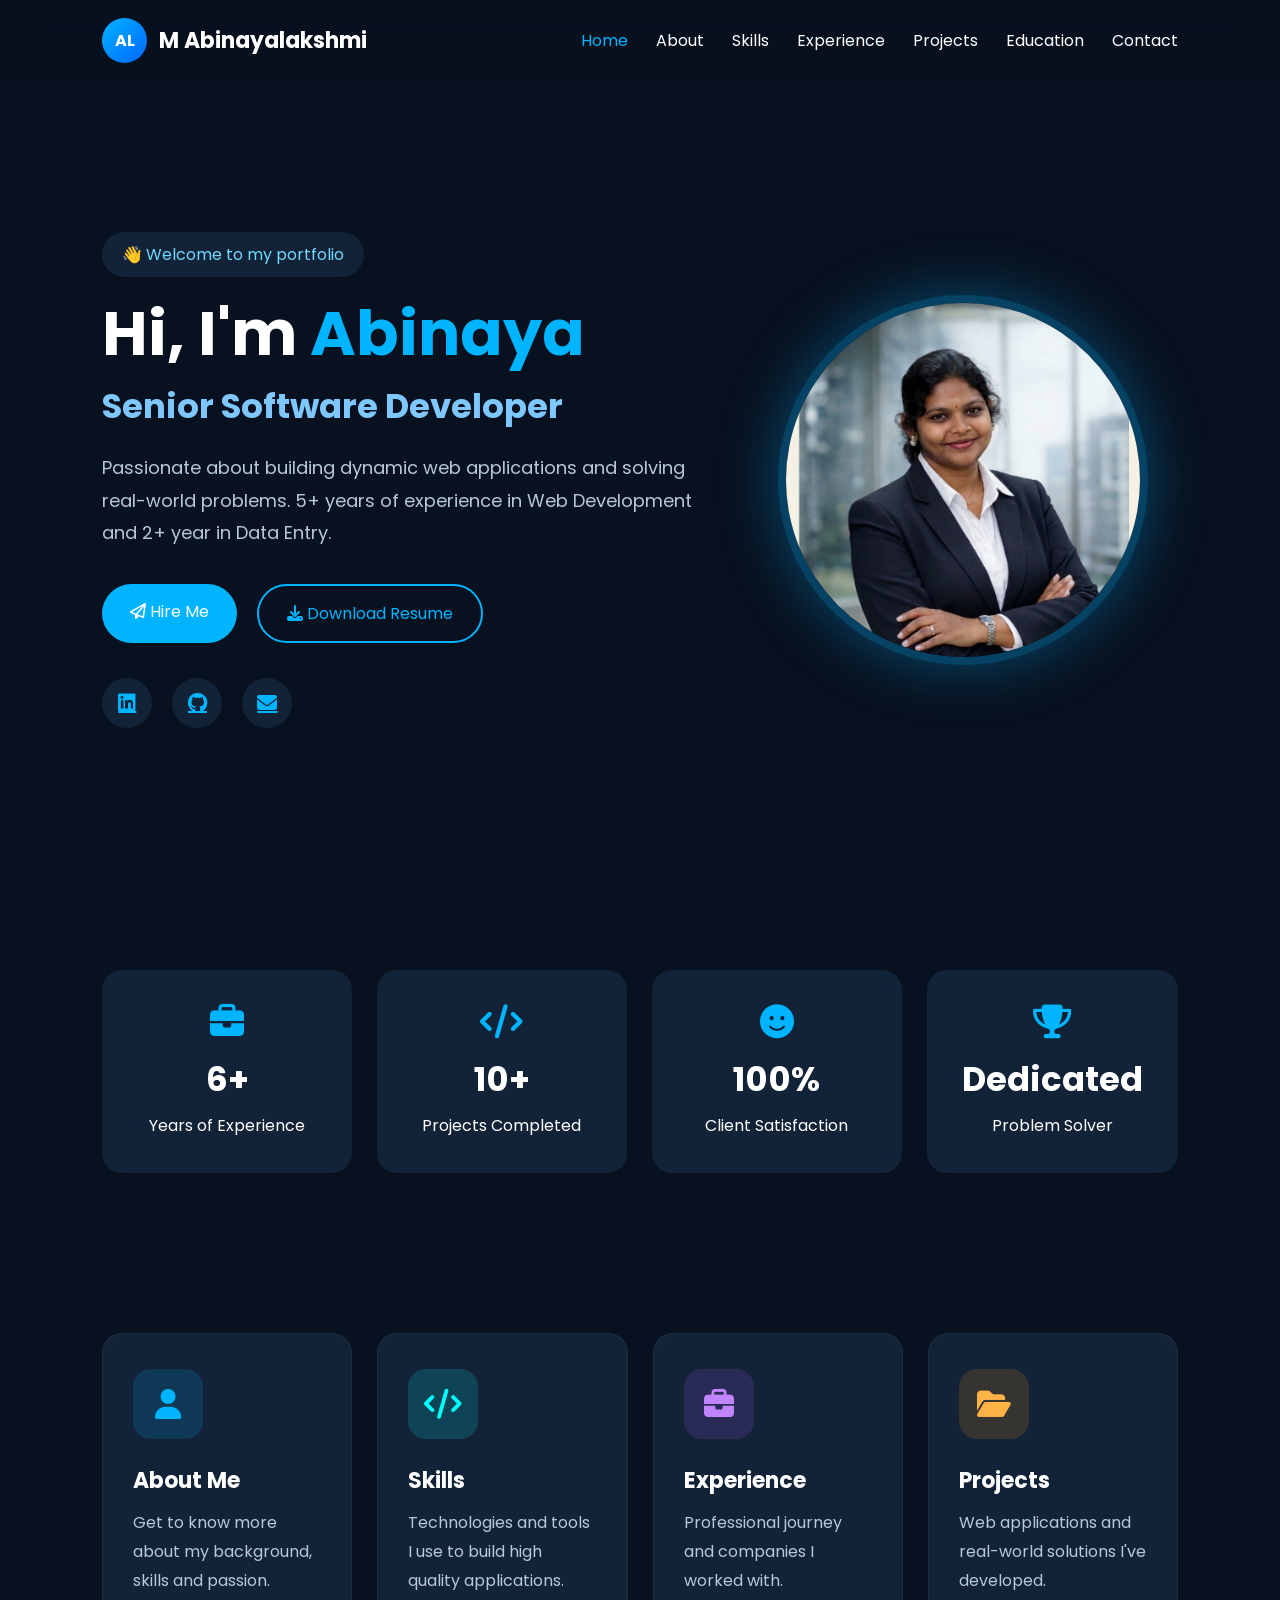
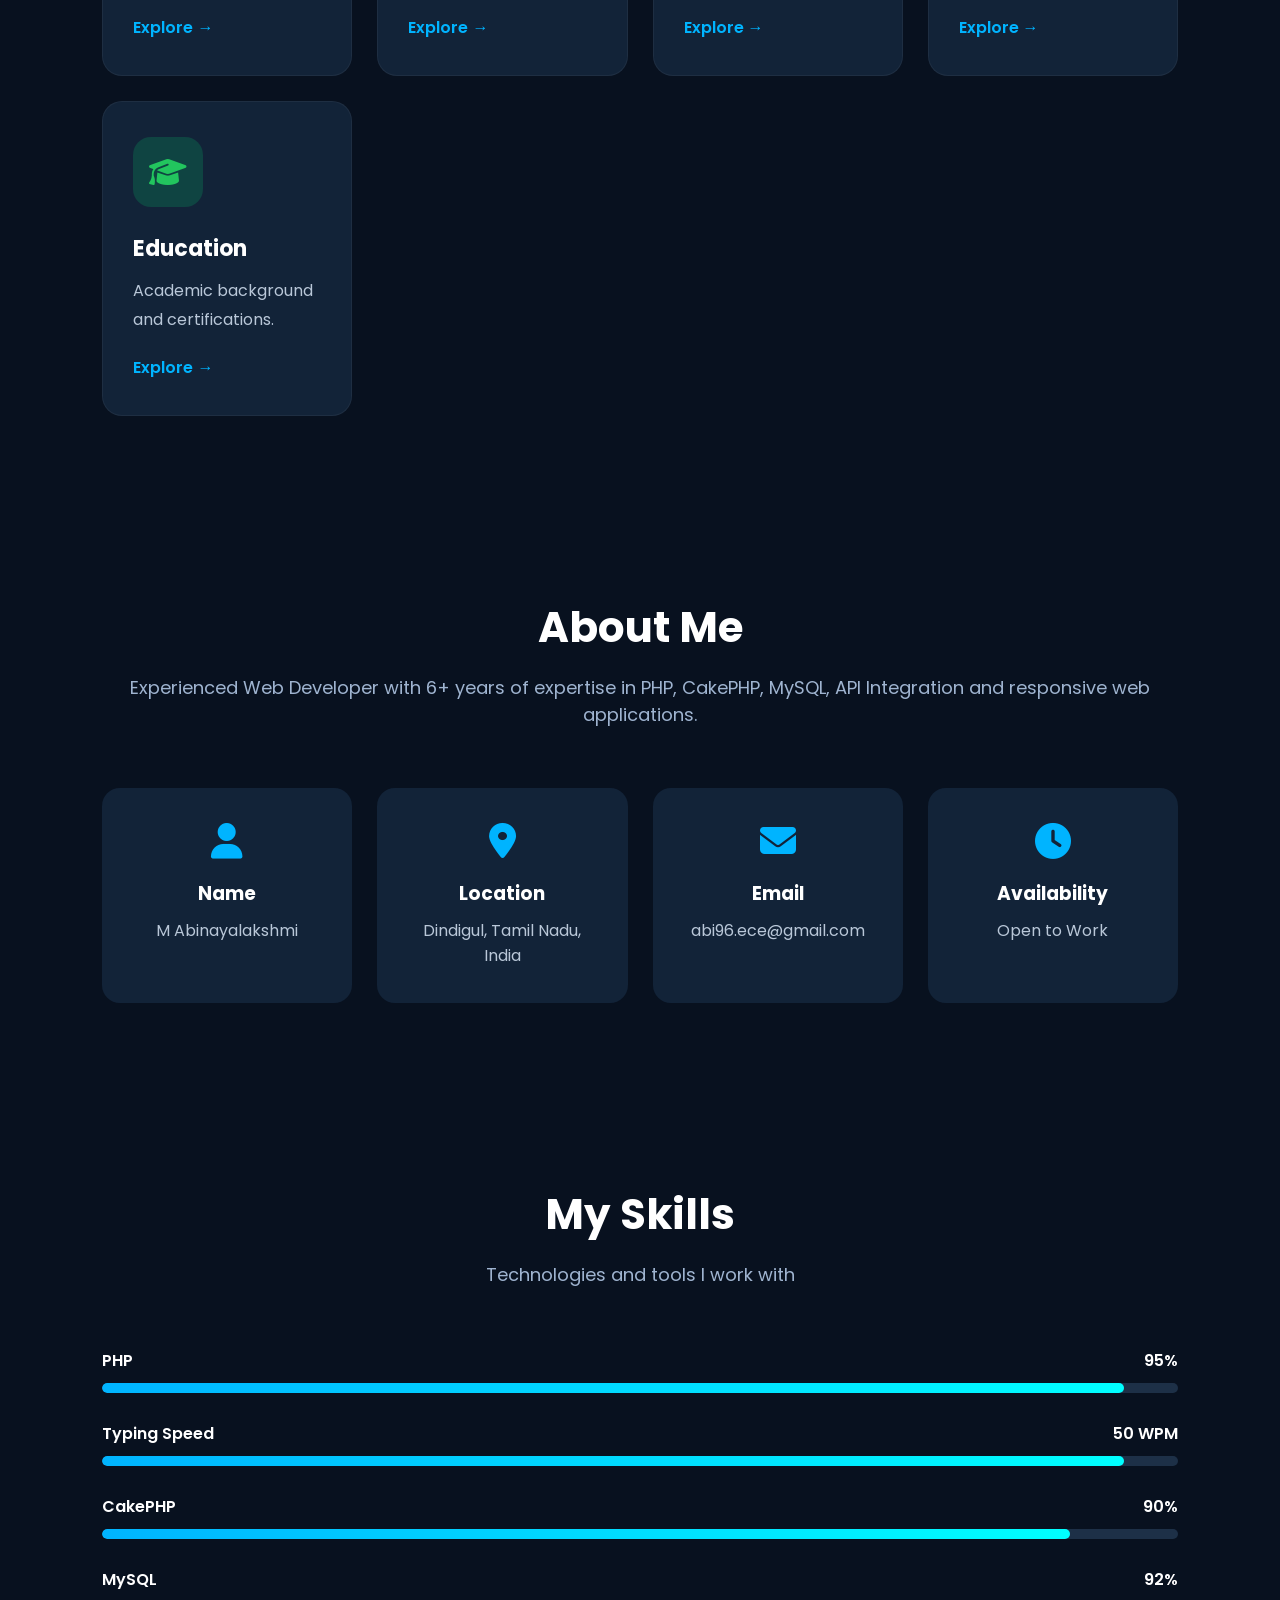
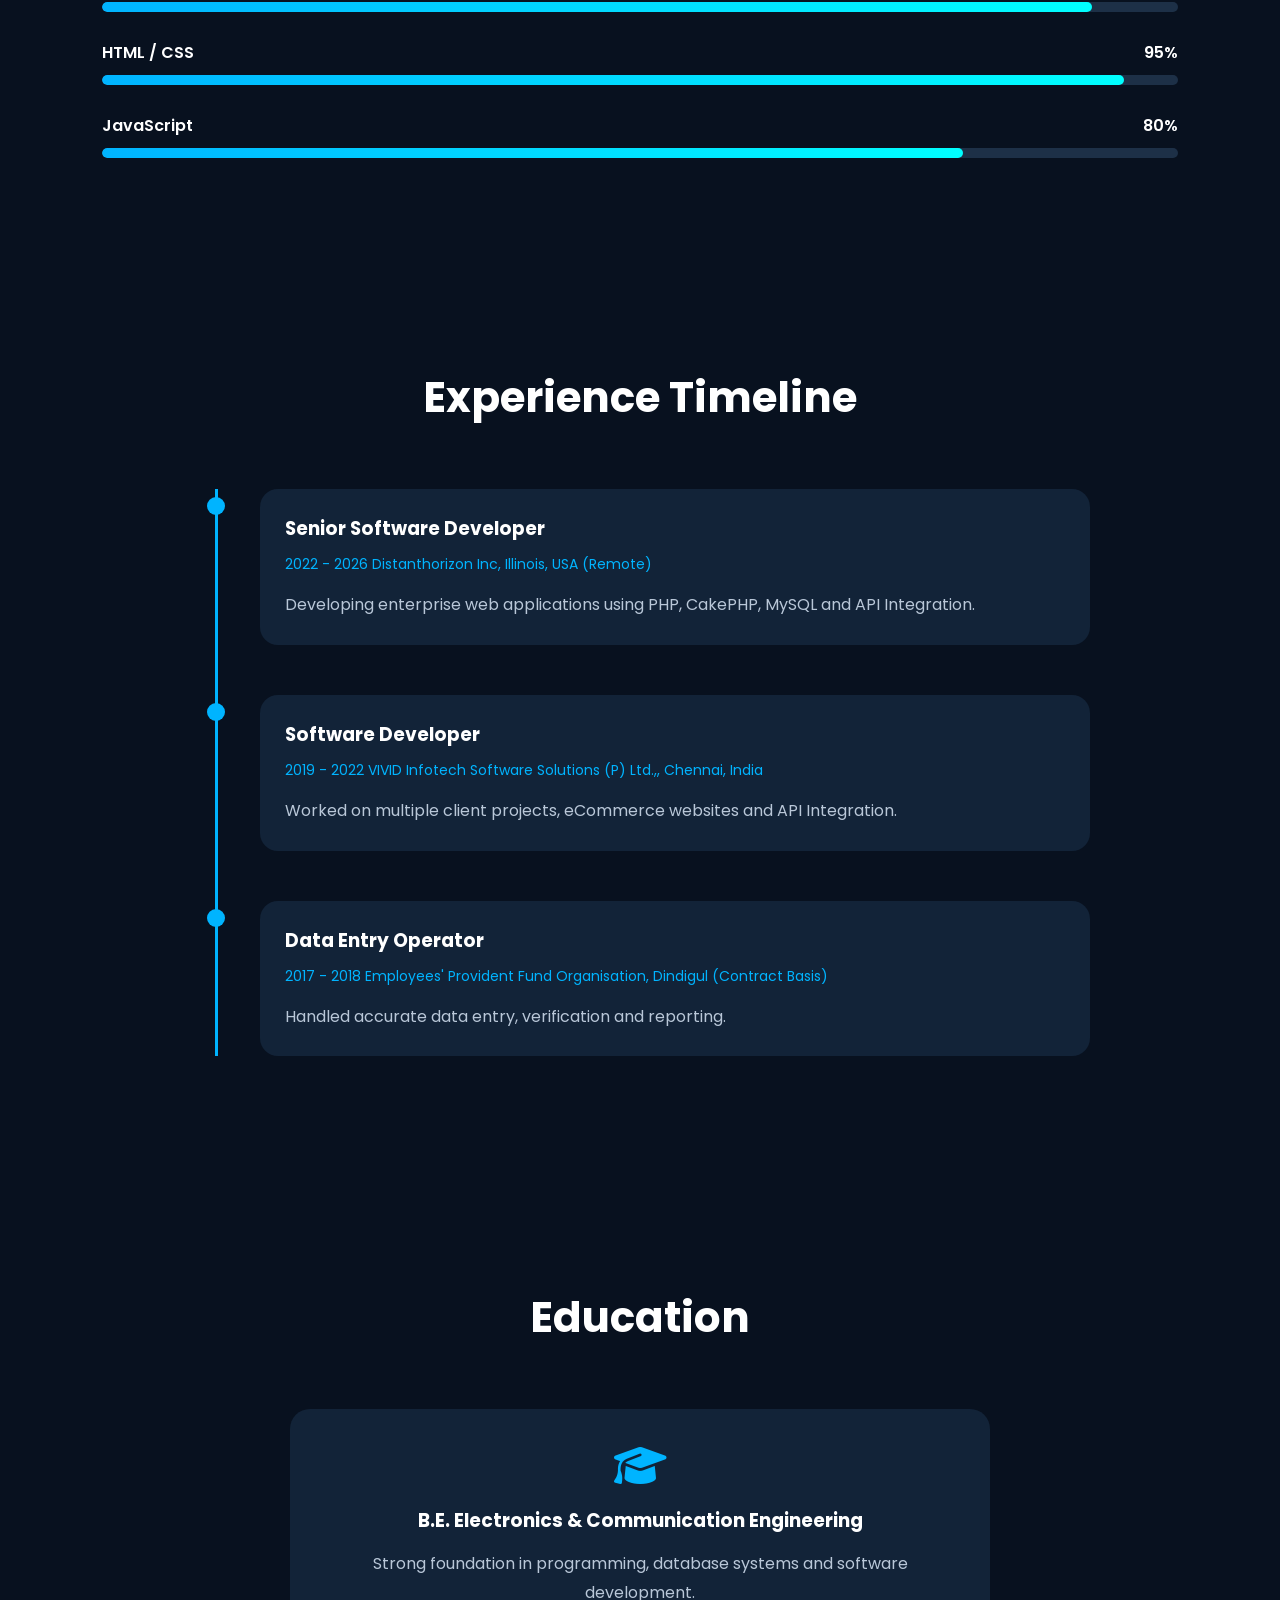
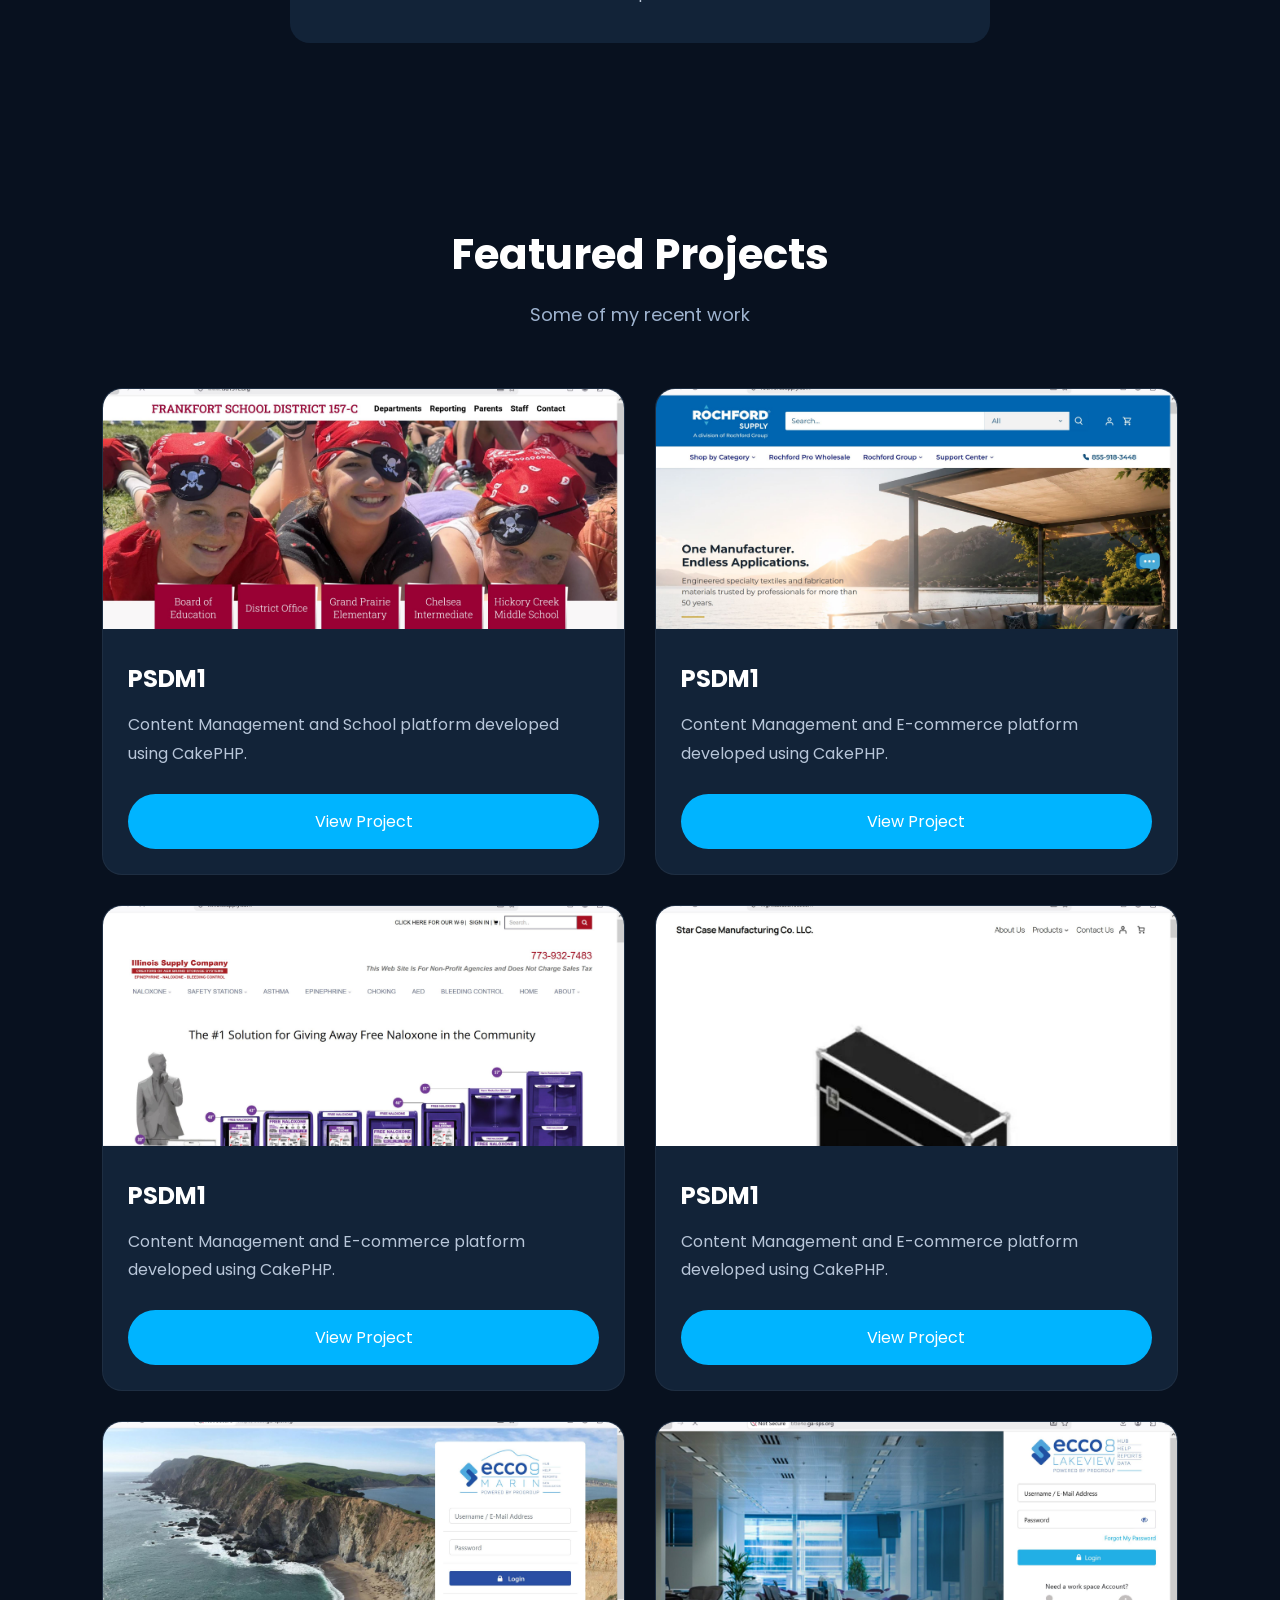
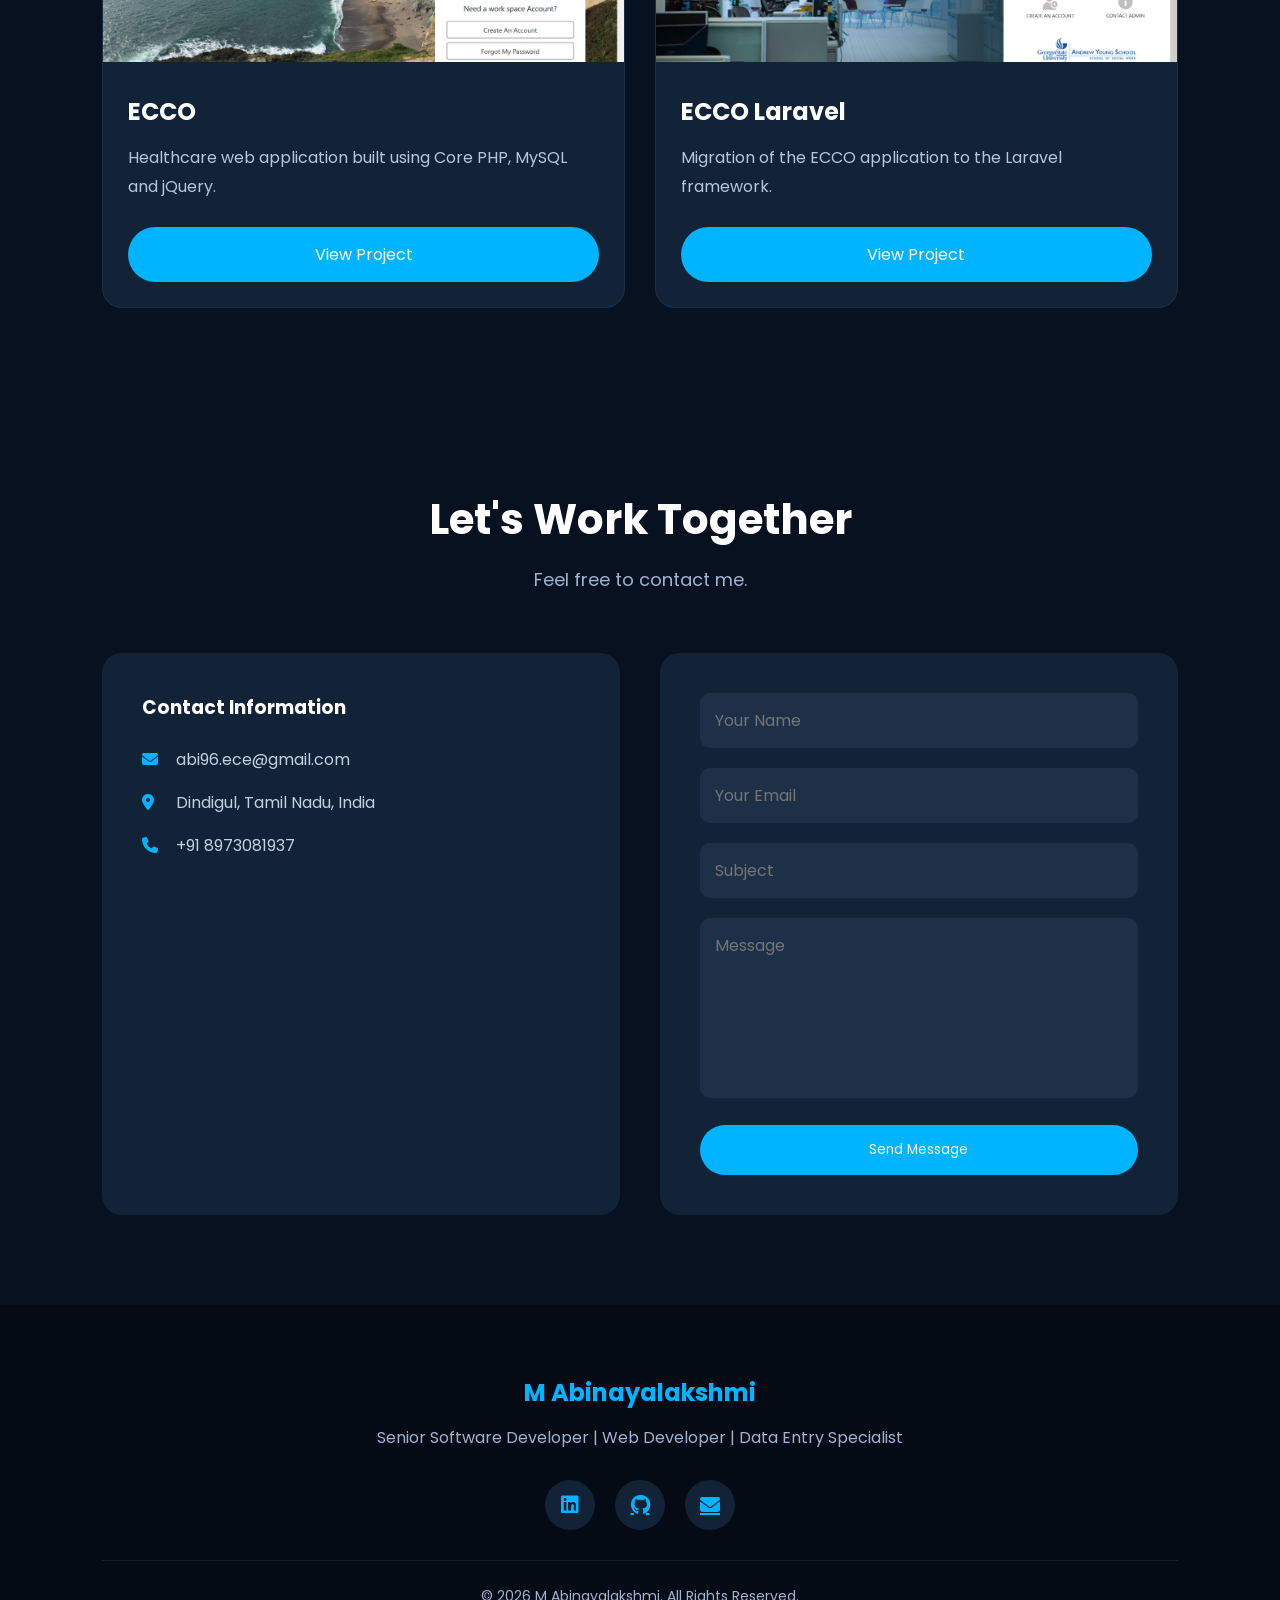
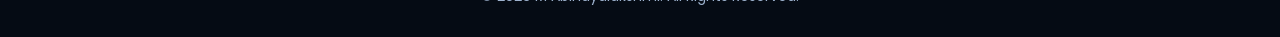
<file: index.html>
<!DOCTYPE html>
<html lang="en">
<head>
    <meta charset="UTF-8">
    <meta name="viewport" content="width=device-width, initial-scale=1.0">
    <title>M Abinayalakshmi | Portfolio</title>

    <link rel="stylesheet" href="style.css">

    <!-- Google Font -->
    <link href="https://fonts.googleapis.com/css2?family=Poppins:wght@300;400;500;600;700&display=swap" rel="stylesheet">

    <!-- Font Awesome -->
    <link rel="stylesheet"
    href="https://cdnjs.cloudflare.com/ajax/libs/font-awesome/6.6.0/css/all.min.css">
</head>

<body>

<header>

<nav class="navbar">

<div class="logo">

<div class="logo-circle">
AL
</div>

<span>M Abinayalakshmi</span>

</div>
<button class="menu-toggle" id="menu-toggle">
     <i class="fa-solid fa-bars"></i>
</button>
<ul class="nav-links" id="nav-links">

<li><a href="#home" class="active">Home</a></li>

<li><a href="#about">About</a></li>

<li><a href="#skills">Skills</a></li>

<li><a href="#experience">Experience</a></li>

<li><a href="#projects">Projects</a></li>

<li><a href="#education">Education</a></li>

<li><a href="#contact">Contact</a></li>

</ul>

<!--<div class="nav-right">

<button id="theme-btn">

<i class="fa-solid fa-moon"></i>

</button>

<a href="resume.pdf" class="resume-btn">

<i class="fa-solid fa-download"></i>

Download Resume

</a>

</div>-->

</nav>

</header>

<section id="home" class="hero">

<div class="hero-left">

<div class="welcome">

👋 Welcome to my portfolio

</div>

<h1>

Hi, I'm

<span>

Abinaya
</span>

</h1>

<h2 id="typing">

Senior Software Developer

</h2>

<p>

Passionate about building dynamic web applications and solving real-world problems.

5+ years of experience in Web Development and 2+ year in Data Entry.

</p>

<div class="hero-buttons">

<a href="#contact" class="btn-primary">

<i class="fa-regular fa-paper-plane"></i>

Hire Me

</a>

<a href="resume.pdf" target="_blank"
   rel="noopener noreferrer"

class="btn-outline">

<i class="fa-solid fa-download"></i>

Download Resume

</a>

</div>

<div class="social-icons">

<a href="https://www.linkedin.com/in/abinaya-lakshmi-5693a935b/" target="_blank"
   rel="noopener noreferrer">

<i class="fab fa-linkedin"></i>

</a>

<a href="https://abinayasrk.github.io/" target="_blank"
   rel="noopener noreferrer">

<i class="fab fa-github"></i>

</a>

<a href="mailto:abi96.ece@gmail.com" target="_blank"
   rel="noopener noreferrer">

<i class="fa-solid fa-envelope"></i>

</a>

</div>

</div>

<div class="hero-right">

<img src="profile.jpeg"

alt="Abinaya">

</div>

</section>
<!-- ===================== STATS ===================== -->

<section class="stats">

<div class="stat-card">
<i class="fa-solid fa-briefcase"></i>
<h2>6+</h2>
<p>Years of Experience</p>
</div>

<div class="stat-card">
<i class="fa-solid fa-code"></i>
<h2>10+</h2>
<p>Projects Completed</p>
</div>

<div class="stat-card">
<i class="fa-solid fa-face-smile"></i>
<h2>100%</h2>
<p>Client Satisfaction</p>
</div>

<div class="stat-card">
<i class="fa-solid fa-trophy"></i>
<h2>Dedicated</h2>
<p>Problem Solver</p>
</div>

</section>

<!-- ===================== FEATURE CARDS ===================== -->

<section class="feature-grid">

<div class="feature-card">
<div class="icon blue">
<i class="fa-solid fa-user"></i>
</div>

<h3>About Me</h3>

<p>
Get to know more about my background, skills and passion.
</p>

<a href="#about">
Explore →
</a>

</div>

<div class="feature-card">

<div class="icon cyan">
<i class="fa-solid fa-code"></i>
</div>

<h3>Skills</h3>

<p>

Technologies and tools I use to build high quality applications.

</p>

<a href="#skills">

Explore →

</a>

</div>

<div class="feature-card">

<div class="icon purple">

<i class="fa-solid fa-briefcase"></i>

</div>

<h3>

Experience

</h3>

<p>

Professional journey and companies I worked with.

</p>

<a href="#experience">

Explore →

</a>

</div>

<div class="feature-card">

<div class="icon orange">

<i class="fa-solid fa-folder-open"></i>

</div>

<h3>

Projects

</h3>

<p>

Web applications and real-world solutions I've developed.

</p>

<a href="#projects">

Explore →

</a>

</div>

<div class="feature-card">

<div class="icon green">

<i class="fa-solid fa-graduation-cap"></i>

</div>

<h3>

Education

</h3>

<p>

Academic background and certifications.

</p>

<a href="#education">

Explore →

</a>

</div>

</section>

<!-- ===================== ABOUT ===================== -->

<section id="about" class="about">

<div class="section-title">

<h2>About Me</h2>

<p>

Experienced Web Developer with 6+ years of expertise in
PHP, CakePHP, MySQL, API Integration and responsive
web applications.

</p>

</div>

<div class="about-grid">

<div class="about-box">

<i class="fa-solid fa-user"></i>

<h3>Name</h3>

<p>M Abinayalakshmi</p>

</div>

<div class="about-box">

<i class="fa-solid fa-location-dot"></i>

<h3>Location</h3>

<p>Dindigul, Tamil Nadu, India</p>

</div>

<div class="about-box">

<i class="fa-solid fa-envelope"></i>

<h3>Email</h3>

<p>abi96.ece@gmail.com</p>

</div>

<div class="about-box">

<i class="fa-solid fa-clock"></i>

<h3>Availability</h3>

<p>Open to Work</p>

</div>

</div>

</section>
<!-- ================= SKILLS ================= -->

<section id="skills" class="skills">

<div class="section-title">
<h2>My Skills</h2>
<p>Technologies and tools I work with</p>
</div>

<div class="skill">

<div class="skill-info">
<span>PHP</span>
<span>95%</span>
</div>

<div class="progress">
<div class="progress-bar" style="width:95%"></div>
</div>

</div>

<div class="skill">
    <div class="skill-info">
        <span>Typing Speed</span>
        <span>50 WPM</span>
    </div>

    <div class="progress">
        <div class="progress-bar" style="width:95%"></div>
    </div>
</div>

<div class="skill">

<div class="skill-info">
<span>CakePHP</span>
<span>90%</span>
</div>

<div class="progress">
<div class="progress-bar" style="width:90%"></div>
</div>

</div>

<div class="skill">

<div class="skill-info">
<span>MySQL</span>
<span>92%</span>
</div>

<div class="progress">
<div class="progress-bar" style="width:92%"></div>
</div>

</div>

<div class="skill">

<div class="skill-info">
<span>HTML / CSS</span>
<span>95%</span>
</div>

<div class="progress">
<div class="progress-bar" style="width:95%"></div>
</div>

</div>

<div class="skill">

<div class="skill-info">
<span>JavaScript</span>
<span>80%</span>
</div>

<div class="progress">
<div class="progress-bar" style="width:80%"></div>
</div>

</div>

</section>

<!-- ================= EXPERIENCE ================= -->

<section id="experience" class="experience">

<div class="section-title">
<h2>Experience Timeline</h2>
</div>

<div class="timeline">

<div class="timeline-item">

<div class="timeline-dot"></div>

<div class="timeline-content">

<h3>Senior Software Developer</h3>

<span>2022 - 2026</span>
<span>Distanthorizon Inc, Illinois, USA (Remote)</span>

<p>
Developing enterprise web applications using
PHP, CakePHP, MySQL and API Integration.
</p>

</div>

</div>

<div class="timeline-item">

<div class="timeline-dot"></div>

<div class="timeline-content">

<h3>Software Developer</h3>

<span>2019 - 2022</span>
  <span>  VIVID Infotech Software Solutions (P)
Ltd.,, Chennai, India</span>

<p>
Worked on multiple client projects,
eCommerce websites and API Integration.
</p>

</div>

</div>

<div class="timeline-item">

<div class="timeline-dot"></div>

<div class="timeline-content">

<h3>Data Entry Operator</h3>

<span>2017 - 2018</span>
<span>Employees' Provident Fund
Organisation, Dindigul (Contract Basis)</span>

<p>
Handled accurate data entry,
verification and reporting.
</p>

</div>

</div>

</div>

</section>

<!-- ================= EDUCATION ================= -->

<section id="education" class="education">

<div class="section-title">
<h2>Education</h2>
</div>

<div class="education-card">

<i class="fa-solid fa-graduation-cap"></i>

<h3>B.E. Electronics & Communication Engineering</h3>

<p>
Strong foundation in programming,
database systems and software development.
</p>

</div>

</section>
<!-- ================= PROJECTS ================= -->

<section id="projects" class="projects">

<div class="section-title">
<h2>Featured Projects</h2>
<p>Some of my recent work</p>
</div>

<div class="project-grid">
    <div class="project-card">

<div class="project-image">
<img src="school.JPG" alt="PSDM1">
</div>

<div class="project-content">
<h3>PSDM1</h3>
<p>
Content Management and School platform developed using CakePHP.
</p>

<div class="project-buttons">
<a href="https://www.fsd157c.org/" target="_blank"
   rel="noopener noreferrer" class="btn-primary">View Project</a>
</div>

</div>

</div>

<div class="project-card">

<div class="project-image">
<img src="rock.JPG" alt="PSDM1">
</div>

<div class="project-content">
<h3>PSDM1</h3>
<p>
Content Management and E-commerce platform developed using CakePHP.
</p>

<div class="project-buttons">
<a href="https://rochfordsupply.com/" target="_blank"
   rel="noopener noreferrer" class="btn-primary">View Project</a>
</div>

</div>

</div>

<div class="project-card">

<div class="project-image">
<img src="aek.JPG" alt="PSDM1">
</div>

<div class="project-content">
<h3>PSDM1</h3>
<p>
Content Management and E-commerce platform developed using CakePHP.
</p>

<div class="project-buttons">
<a href="https://illinoissupply.com/" target="_blank"
   rel="noopener noreferrer" class="btn-primary">View Project</a>
</div>

</div>

</div>

<div class="project-card">

<div class="project-image">
<img src="starcase.JPG" alt="PSDM1">
</div>

<div class="project-content">
<h3>PSDM1</h3>
<p>
Content Management and E-commerce platform developed using CakePHP.
</p>

<div class="project-buttons">
<a href="https://flightcasesdirect.com/" target="_blank"
   rel="noopener noreferrer" class="btn-primary">View Project</a>
</div>

</div>

</div>

<div class="project-card">

<div class="project-image">
<img src="ecco.JPG" alt="ECCO">
</div>

<div class="project-content">
<h3>ECCO</h3>
<p>
Healthcare web application built using Core PHP, MySQL and jQuery.
</p>

<div class="project-buttons">
<a href="http://ecco.ga-sps.org/" target="_blank"
   rel="noopener noreferrer" class="btn-primary">View Project</a>
</div>

</div>

</div>

<div class="project-card">

<div class="project-image">
<img src="ecco1.JPG" alt="ECCO Laravel">
</div>

<div class="project-content">
<h3>ECCO Laravel</h3>
<p>
Migration of the ECCO application to the Laravel framework.
</p>

<div class="project-buttons">
<a href="https://title4e.ga-sps.org/" target="_blank"
   rel="noopener noreferrer" class="btn-primary">View Project</a>
</div>

</div>

</div>



</div>

</section>

<!-- ================= CONTACT ================= -->

<section id="contact" class="contact">

<div class="section-title">
<h2>Let's Work Together</h2>
<p>Feel free to contact me.</p>
</div>

<div class="contact-wrapper">

<div class="contact-info">

<h3>Contact Information</h3>

<p><i class="fa-solid fa-envelope"></i> abi96.ece@gmail.com</p>

<p><i class="fa-solid fa-location-dot"></i> Dindigul, Tamil Nadu, India</p>
  <p>  
        <i class="fa-solid fa-phone"></i> +91 8973081937
    </p>


</div>

<form class="contact-form"
      action="https://formsubmit.co/abi96.ece@gmail.com"
      method="POST">

<input type="hidden" name="_subject" value="New Portfolio Contact!">

<input type="hidden" name="_captcha" value="false">

<input type="hidden" name="_template" value="table">

<input type="hidden" name="_next" value="https://abinayasrk.github.io/thankyou.html">

    <input type="text" name="name" placeholder="Your Name" required>

<input type="email" name="email" placeholder="Your Email" required>

<input type="text" name="subject" placeholder="Subject">

<textarea name="message" rows="6" placeholder="Message" required></textarea>

<button type="submit" class="btn-primary">
    Send Message
</button>

</form>

</div>

</section>

<!-- ================= FOOTER ================= -->

<footer>

<div class="footer-content">

<h2>M Abinayalakshmi</h2>

<p>
Senior Software Developer | Web Developer | Data Entry Specialist
</p>

<div class="footer-social">

<a href="https://www.linkedin.com/in/abinaya-lakshmi-5693a935b/" target="_blank"
   rel="noopener noreferrer"><i class="fab fa-linkedin"></i></a>

<a href="https://abinayasrk.github.io/" target="_blank"
   rel="noopener noreferrer"><i class="fab fa-github"></i></a>

<a href="mailto:abi96.ece@gmail.com" target="_blank"
   rel="noopener noreferrer"><i class="fa-solid fa-envelope"></i></a>

</div>

<p class="copyright">

© 2026 M Abinayalakshmi. All Rights Reserved.

</p>

</div>

</footer>

<script src="script.js"></script>

</body>
</html>
</file>
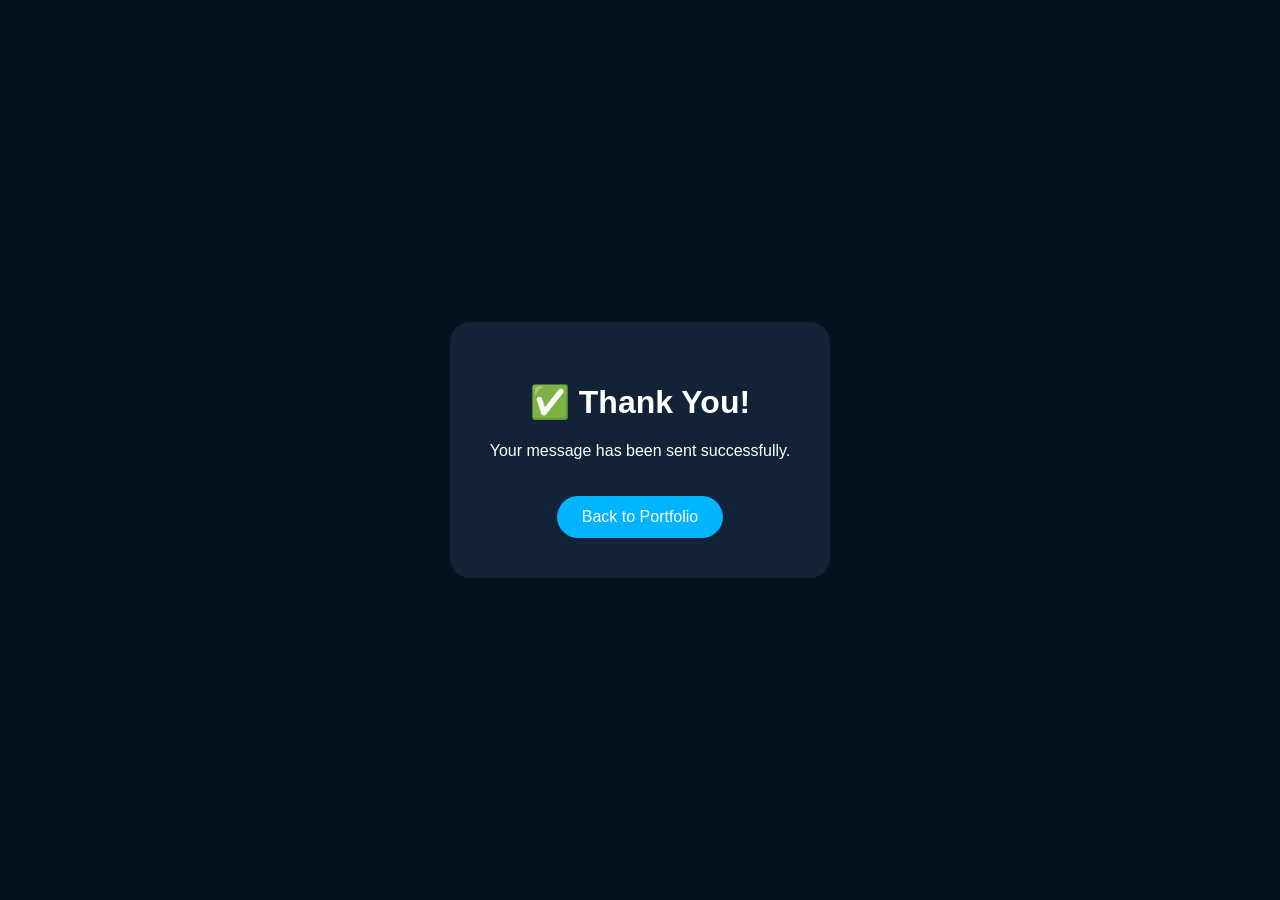
<file: thankyou.html>
<!DOCTYPE html>
<html lang="en">
<head>
<meta charset="UTF-8">
<meta name="viewport" content="width=device-width, initial-scale=1.0">
<title>Thank You</title>

<style>
body{
font-family:Poppins,sans-serif;
background:#08111f;
color:white;
display:flex;
justify-content:center;
align-items:center;
height:100vh;
margin:0;
text-align:center;
}

.card{
background:#122338;
padding:40px;
border-radius:20px;
max-width:500px;
}

a{
display:inline-block;
margin-top:20px;
padding:12px 25px;
background:#00b4ff;
color:white;
text-decoration:none;
border-radius:30px;
}
</style>

</head>

<body>

<div class="card">

<h1>✅ Thank You!</h1>

<p>Your message has been sent successfully.</p>

<a href="index.html">Back to Portfolio</a>

</div>

</body>
</html>
</file>
<file: style.css>
/* ==========================
   GOOGLE FONT
========================== */
@import url('https://fonts.googleapis.com/css2?family=Poppins:wght@300;400;500;600;700&display=swap');

*{
    margin:0;
    padding:0;
    box-sizing:border-box;
    scroll-behavior:smooth;
    font-family:'Poppins',sans-serif;
}

body{
    background:#08111f;
    color:#fff;
    overflow-x:hidden;
}

/* ==========================
   NAVBAR
========================== */

.navbar{
    position:fixed;
    top:0;
    left:0;
    width:100%;
    display:flex;
    justify-content:space-between;
    align-items:center;
    padding:18px 8%;
    backdrop-filter:blur(20px);
    background:rgba(8,17,31,.75);
    z-index:1000;
}
.menu-toggle{
    display:none;
    font-size:30px;
    color:#fff;
    background:none;
    border:none;
    cursor:pointer;
}

/*@media(max-width:768px){

.menu-toggle{
    display:block;
        font-size:32px;
        background:none;
        border:none;
        color:#fff;
        cursor:pointer;
}

.nav-links{
    display:none !important;
    flex-direction:row !important;
    width:100%;
    text-align:center;
    margin-top:15px;
}

.nav-links.active{
    display:flex;
}

.hero{
    padding-top:120px;
}

.hero-image img{
    width:260px;
    height:260px;
}
}*/
@media (max-width:768px){

   .navbar ul{
    display:none !important;
}

.navbar ul.active{
    display:flex !important;
    flex-direction:column;
}
.navbar{
    position:fixed;
    top:0;
    left:0;
    width:100%;
    height:70px;
    display:flex;
    justify-content:space-between;
    align-items:center;
    padding:0 20px;
    background:#081120;
    z-index:1000;
}

.menu-toggle{
    display:block;
    font-size:30px;
    color:#fff;
    background:none;
    border:none;
    cursor:pointer;
}

.nav-links{
    position:absolute;
    top:70px;
    right:20px;
    width:220px;

    display:none;
    flex-direction:column;

    background:#111827;
    border-radius:12px;
    padding:15px;

    box-shadow:0 10px 30px rgba(0,0,0,.4);
}

.nav-links.active{
    display:flex;
}

.nav-links li{
    margin:10px 0;
}

.hero{
    margin-top:100px;
}

}
.logo{
    display:flex;
    align-items:center;
    gap:12px;
}

.logo-circle{
    width:45px;
    height:45px;
    border-radius:50%;
    background:linear-gradient(135deg,#00b4ff,#0066ff);
    display:flex;
    justify-content:center;
    align-items:center;
    font-weight:bold;
    color:#fff;
}

.logo span{
    font-size:22px;
    font-weight:700;
}

.navbar ul{
    display:flex;
    list-style:none;
    gap:28px;
}

.navbar ul li a{
    color:#fff;
    text-decoration:none;
    transition:.3s;
}

.navbar ul li a:hover,
.navbar ul li a.active{
    color:#00b4ff;
}

.nav-right{
    display:flex;
    align-items:center;
    gap:15px;
}

.resume-btn{
    padding:12px 22px;
    background:#00b4ff;
    border-radius:30px;
    color:#fff;
    text-decoration:none;
    transition:.3s;
}

.resume-btn:hover{
    transform:translateY(-3px);
}

/* ==========================
   HERO
========================== */

.hero{
    min-height:100vh;
    display:flex;
    justify-content:space-between;
    align-items:center;
    padding:120px 8% 60px;
}

.hero-left{
    width:55%;
}

.welcome{
    display:inline-block;
    background:#122338;
    color:#6fd8ff;
    padding:10px 20px;
    border-radius:30px;
    margin-bottom:20px;
}

.hero h1{
    font-size:62px;
    line-height:1.2;
    margin-bottom:10px;
}

.hero h1 span{
    color:#00b4ff;
}

.hero h2{
    font-size:34px;
    color:#7ec8ff;
    margin-bottom:20px;
}

.hero p{
    color:#b7c7db;
    line-height:1.8;
    font-size:18px;
    margin-bottom:35px;
}

/* Buttons */

.hero-buttons{
    display:flex;
    gap:20px;
    margin-bottom:35px;
}

.btn-primary{
    padding:15px 28px;
    background:#00b4ff;
    border-radius:30px;
    color:white;
    text-decoration:none;
    transition:.3s;
}

.btn-primary:hover{
    transform:translateY(-4px);
    box-shadow:0 10px 25px rgba(0,180,255,.3);
}

.btn-outline{
    padding:15px 28px;
    border:2px solid #00b4ff;
    color:#00b4ff;
    border-radius:30px;
    text-decoration:none;
    transition:.3s;
}

.btn-outline:hover{
    background:#00b4ff;
    color:white;
}

/* Hero Image */

.hero-right{
    width:40%;
    display:flex;
    justify-content:center;
}

.hero-right img{
    width:370px;
    height:370px;
    object-fit:cover;
    border-radius:50%;
    border:8px solid rgba(0,180,255,.3);
    box-shadow:0 0 60px rgba(0,180,255,.35);
}

/* Social */

.social-icons{
    display:flex;
    gap:20px;
}

.social-icons a{
    width:50px;
    height:50px;
    background:#122338;
    border-radius:50%;
    display:flex;
    justify-content:center;
    align-items:center;
    color:#00b4ff;
    font-size:20px;
    transition:.3s;
}

.social-icons a:hover{
    background:#00b4ff;
    color:white;
    transform:translateY(-5px);
}

/* ==========================
   STATS
========================== */

.stats{
    display:grid;
    grid-template-columns:repeat(4,1fr);
    gap:25px;
    padding:70px 8%;
}

.stat-card{
    background:#122338;
    padding:35px;
    border-radius:20px;
    text-align:center;
    transition:.3s;
}

.stat-card:hover{
    transform:translateY(-10px);
}

.stat-card i{
    font-size:34px;
    color:#00b4ff;
    margin-bottom:15px;
}

.stat-card h2{
    font-size:34px;
    margin-bottom:8px;
}

/* ==========================
   SECTION TITLE
========================== */

section{
    padding:90px 8%;
}

.section-title{
    text-align:center;
    margin-bottom:60px;
}

.section-title h2{
    font-size:42px;
    margin-bottom:15px;
    color:#fff;
}

.section-title p{
    color:#9fb4d0;
    font-size:18px;
}

/* ==========================
   FEATURE GRID
========================== */

.feature-grid{
    display:grid;
    grid-template-columns:repeat(auto-fit,minmax(250px,1fr));
    gap:25px;
}

.feature-card{
    background:#122338;
    border:1px solid rgba(255,255,255,.05);
    border-radius:20px;
    padding:35px 30px;
    transition:.4s;
}

.feature-card:hover{
    transform:translateY(-10px);
    border-color:#00b4ff;
    box-shadow:0 15px 40px rgba(0,180,255,.15);
}

.feature-card .icon{
    width:70px;
    height:70px;
    border-radius:18px;
    display:flex;
    justify-content:center;
    align-items:center;
    font-size:30px;
    margin-bottom:25px;
}

.blue{
    background:rgba(0,180,255,.15);
    color:#00b4ff;
}

.cyan{
    background:rgba(0,255,255,.15);
    color:#00ffff;
}

.purple{
    background:rgba(180,80,255,.15);
    color:#c084fc;
}

.orange{
    background:rgba(255,150,0,.15);
    color:#ffb347;
}

.green{
    background:rgba(0,255,120,.15);
    color:#22c55e;
}

.feature-card h3{
    margin-bottom:12px;
    font-size:22px;
}

.feature-card p{
    color:#b9c7d8;
    line-height:1.8;
    margin-bottom:20px;
}

.feature-card a{
    color:#00b4ff;
    text-decoration:none;
    font-weight:600;
}

/* ==========================
   ABOUT
========================== */

.about-grid{
    display:grid;
    grid-template-columns:repeat(auto-fit,minmax(230px,1fr));
    gap:25px;
}

.about-box{
    background:#122338;
    padding:35px;
    border-radius:18px;
    text-align:center;
    transition:.3s;
}

.about-box:hover{
    transform:translateY(-8px);
}

.about-box i{
    font-size:36px;
    color:#00b4ff;
    margin-bottom:20px;
}

.about-box h3{
    margin-bottom:10px;
}

.about-box p{
    color:#b9c7d8;
}

/* ==========================
   SKILLS
========================== */

.skill{
    margin-bottom:28px;
}

.skill-info{
    display:flex;
    justify-content:space-between;
    margin-bottom:10px;
}

.skill-info span{
    font-weight:600;
}

.progress{
    width:100%;
    height:10px;
    background:#1d3047;
    border-radius:30px;
    overflow:hidden;
}

.progress-bar{
    height:100%;
    background:linear-gradient(90deg,#00b4ff,#00ffff);
    border-radius:30px;
}

/* ==========================
   EXPERIENCE
========================== */

.timeline{
    position:relative;
    max-width:900px;
    margin:auto;
}

.timeline::before{
    content:'';
    position:absolute;
    left:25px;
    top:0;
    width:3px;
    height:100%;
    background:#00b4ff;
}

.timeline-item{
    position:relative;
    margin-bottom:50px;
    padding-left:70px;
}

.timeline-dot{
    width:18px;
    height:18px;
    background:#00b4ff;
    border-radius:50%;
    position:absolute;
    left:17px;
    top:8px;
}

.timeline-content{
    background:#122338;
    padding:25px;
    border-radius:18px;
}

.timeline-content h3{
    margin-bottom:8px;
}

.timeline-content span{
    color:#00b4ff;
    font-size:14px;
}

.timeline-content p{
    margin-top:15px;
    color:#b9c7d8;
    line-height:1.8;
}

/* ==========================
   EDUCATION
========================== */

.education-card{
    background:#122338;
    border-radius:20px;
    padding:35px;
    text-align:center;
    max-width:700px;
    margin:auto;
}

.education-card i{
    font-size:42px;
    color:#00b4ff;
    margin-bottom:20px;
}

.education-card h3{
    margin-bottom:15px;
}

.education-card p{
    color:#b9c7d8;
    line-height:1.8;
}
/* ==========================
   PROJECTS
========================== */

.project-grid{
    display:grid;
    grid-template-columns:repeat(auto-fit,minmax(340px,1fr));
    gap:30px;
}

.project-card{
    background:#122338;
    border-radius:20px;
    overflow:hidden;
    transition:.4s;
    border:1px solid rgba(255,255,255,.05);
}

.project-card:hover{
    transform:translateY(-12px);
    box-shadow:0 20px 40px rgba(0,180,255,.15);
    border-color:#00b4ff;
}

.project-image{
    overflow:hidden;
}

.project-image img{
    width:100%;
    height:240px;
    object-fit:cover;
    transition:.5s;
}

.project-card:hover img{
    transform:scale(1.08);
}

.project-content{
    padding:25px;
}

.project-content h3{
    font-size:24px;
    margin-bottom:15px;
}

.project-content p{
    color:#b8c6d9;
    line-height:1.8;
    margin-bottom:25px;
}

.project-buttons{
    display:flex;
    gap:15px;
}

.project-buttons a{
    flex:1;
    text-align:center;
}

/* ==========================
   CONTACT
========================== */

.contact-wrapper{
    display:grid;
    grid-template-columns:1fr 1fr;
    gap:40px;
}

.contact-info{
    background:#122338;
    padding:40px;
    border-radius:20px;
}

.contact-info h3{
    margin-bottom:25px;
}

.contact-info p{
    margin-bottom:18px;
    color:#c3d0df;
}

.contact-info i{
    color:#00b4ff;
    width:30px;
}

.contact-form{
    background:#122338;
    padding:40px;
    border-radius:20px;
}

.contact-form input,
.contact-form textarea{
    width:100%;
    padding:15px;
    margin-bottom:20px;
    background:#1d3047;
    border:none;
    border-radius:10px;
    color:white;
    outline:none;
    font-size:16px;
}

.contact-form textarea{
    resize:none;
}

.contact-form button{
    width:100%;
    border:none;
    cursor:pointer;
}

/* ==========================
   FOOTER
========================== */

footer{
    background:#050b14;
    padding:70px 8% 30px;
    text-align:center;
}

.footer-content h2{
    color:#00b4ff;
    margin-bottom:15px;
}

.footer-content p{
    color:#9eb3cf;
}

.footer-social{
    display:flex;
    justify-content:center;
    gap:20px;
    margin:30px 0;
}

.footer-social a{
    width:50px;
    height:50px;
    background:#122338;
    border-radius:50%;
    display:flex;
    justify-content:center;
    align-items:center;
    color:#00b4ff;
    font-size:20px;
    transition:.3s;
}

.footer-social a:hover{
    background:#00b4ff;
    color:white;
    transform:translateY(-5px);
}

.copyright{
    margin-top:25px;
    border-top:1px solid rgba(255,255,255,.08);
    padding-top:25px;
    font-size:14px;
}

/* ==========================
   SCROLLBAR
========================== */

::-webkit-scrollbar{
    width:10px;
}

::-webkit-scrollbar-track{
    background:#08111f;
}

::-webkit-scrollbar-thumb{
    background:#00b4ff;
    border-radius:20px;
}

/* ==========================
   RESPONSIVE
========================== */

@media(max-width:992px){

.hero{
flex-direction:column-reverse;
text-align:center;
}

.hero-left,
.hero-right{
width:100%;
}

.hero-right{
margin-bottom:50px;
}

.stats{
grid-template-columns:repeat(2,1fr);
}

.contact-wrapper{
grid-template-columns:1fr;
}

   
.navbar{
    flex-direction:row !important;
    justify-content:space-between;
    align-items:center;
}

.navbar ul{
flex-wrap:wrap;
justify-content:center;
}

}

@media(max-width:768px){

.hero h1{
font-size:42px;
}

.hero h2{
font-size:24px;
}

.hero-right img{
width:260px;
height:260px;
}

.stats{
grid-template-columns:1fr;
}

.project-grid{
grid-template-columns:1fr;
}

.hero-buttons{
flex-direction:column;
}

.social-icons{
justify-content:center;
}

.section-title h2{
font-size:34px;
}

}
</file>
